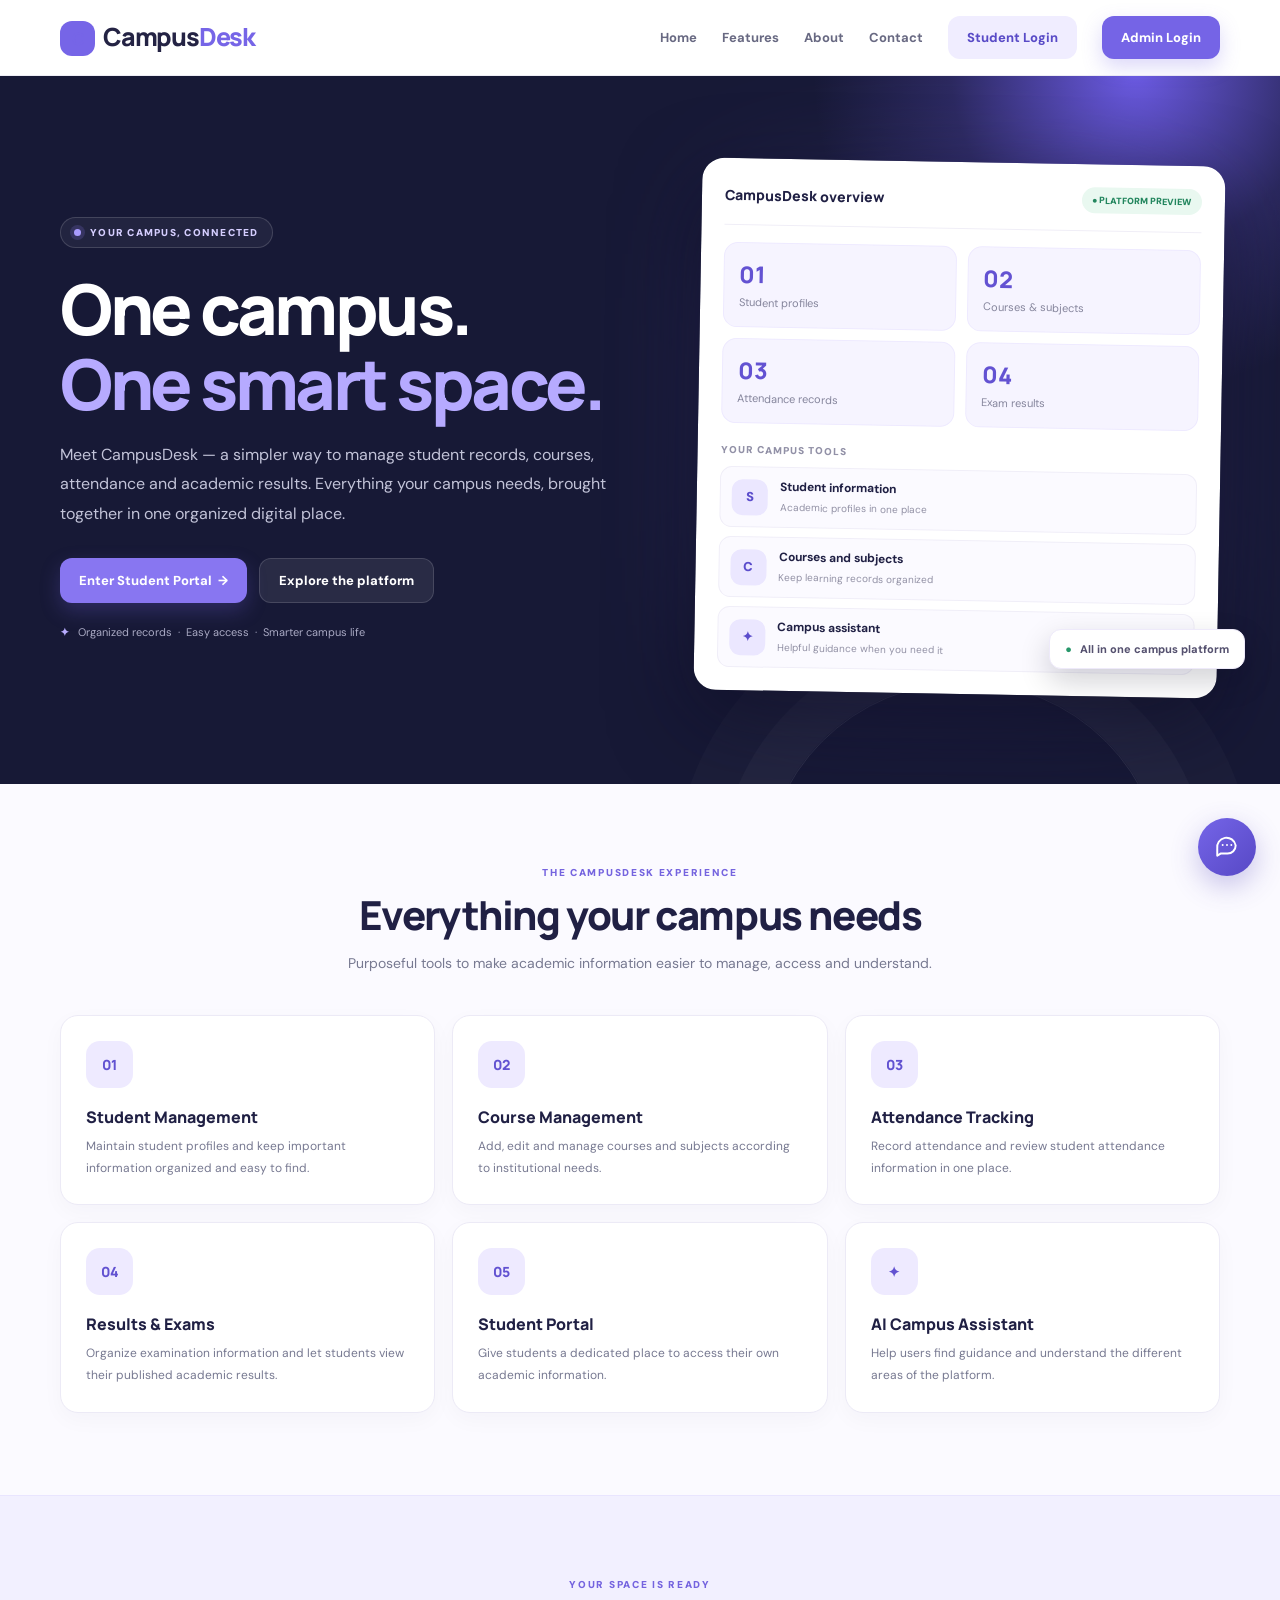
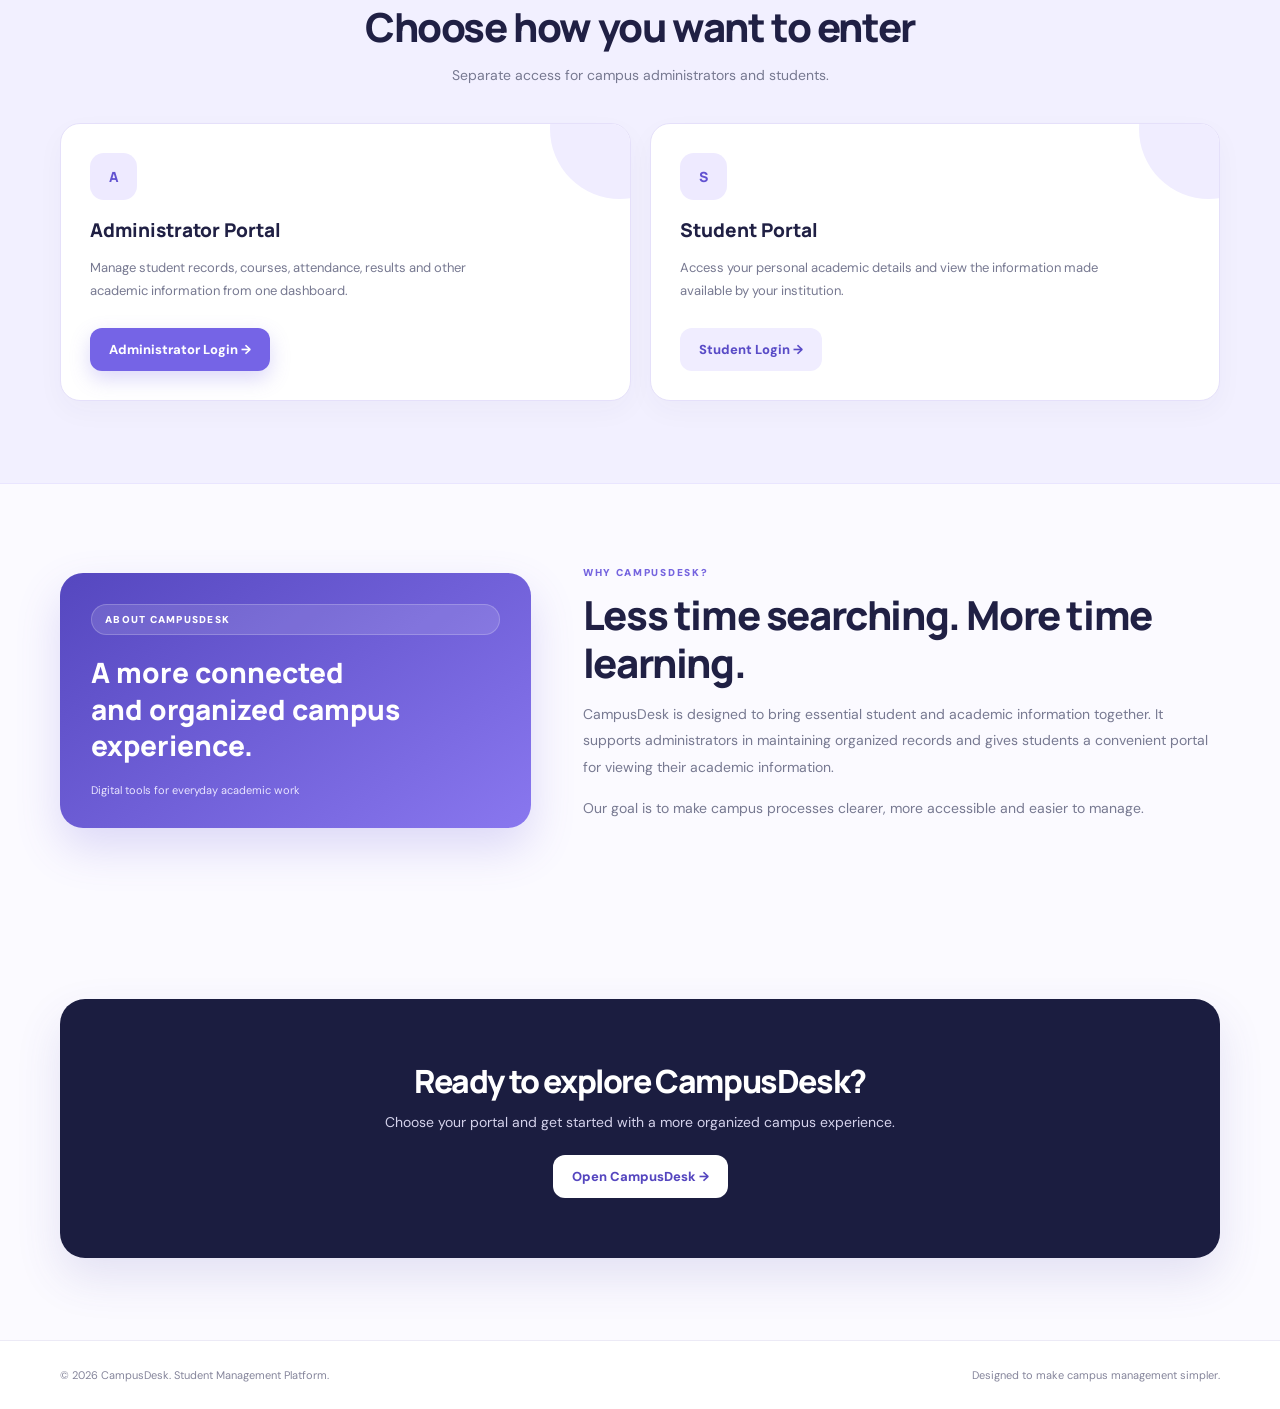
<file: index.html>
<!doctype html>
<html lang="en">
<head>
<meta charset="utf-8"><meta name="viewport" content="width=device-width,initial-scale=1">
<meta name="description" content="CampusDesk brings student records, courses, attendance, results and academic support together in one simple campus platform.">
<meta name="robots" content="index,follow"><title>CampusDesk | Smart Campus Management</title>
<link rel="preconnect" href="https://fonts.googleapis.com"><link rel="preconnect" href="https://fonts.gstatic.com" crossorigin>
<link href="https://fonts.googleapis.com/css2?family=DM+Sans:wght@400;500;600;700;800&family=Manrope:wght@400;500;600;700;800&display=swap" rel="stylesheet">
<link rel="stylesheet" href="chatbot.css"><script defer src="chatbot.js"></script>
<style>
:root{--ink:#202044;--muted:#777991;--purple:#6857d9;--line:#eceaf6;font-family:'DM Sans',sans-serif;color:var(--ink);background:#fbfaff}
*{box-sizing:border-box}html{scroll-behavior:smooth;scroll-padding-top:84px}body{margin:0}a{color:inherit}.wrap{width:min(1160px,calc(100% - 48px));margin:auto}
.nav{height:76px;background:#fff;border-bottom:1px solid #eeedf5;display:flex;align-items:center;position:sticky;top:0;z-index:10}.navin{display:flex;align-items:center;justify-content:space-between;gap:20px}.brand{font:800 25px Manrope,sans-serif;letter-spacing:-1.2px;text-decoration:none;color:#242344}.brand span{color:#7665e7}.brandMark{display:inline-grid;place-items:center;width:35px;height:35px;border-radius:12px;background:#7665e7;color:white;font-size:17px;margin-right:8px;vertical-align:middle}.navlinks{display:flex;align-items:center;gap:25px}.navlinks>a:not(.btn){font-size:13px;text-decoration:none;color:#686982;font-weight:700}.btn{display:inline-flex;align-items:center;justify-content:center;text-decoration:none;border-radius:12px;padding:13px 19px;font-weight:800;font-size:13px;transition:.2s}.btn:hover{transform:translateY(-3px)}.primary{background:#7564e6;color:#fff;box-shadow:0 8px 20px #7564e640}.soft{background:#f0edff;color:#594bc7}
.hero{position:relative;overflow:hidden;padding:86px 0 90px;background:#171936;color:#fff}.hero:before{content:"";position:absolute;width:650px;height:650px;border-radius:50%;right:-180px;top:-330px;background:radial-gradient(circle,#6c5be4 0,rgba(108,91,228,.23) 40%,transparent 70%)}.hero:after{content:"";position:absolute;width:400px;height:400px;border:1px solid #ffffff18;border-radius:50%;right:9%;bottom:-300px;box-shadow:0 0 0 45px #ffffff08,0 0 0 90px #ffffff05}.heroGrid{position:relative;z-index:1;display:grid;grid-template-columns:1.05fr .95fr;gap:60px;align-items:center}.tag{display:inline-flex;align-items:center;gap:9px;padding:8px 13px;border:1px solid #ffffff26;border-radius:99px;background:#ffffff0d;color:#d5ceff;font-size:10px;font-weight:900;letter-spacing:1.25px}.dot{width:7px;height:7px;background:#a99bff;border-radius:50%;box-shadow:0 0 0 4px #8a79ed30}h1{font:800 clamp(45px,5.8vw,70px)/1.06 Manrope,sans-serif;letter-spacing:-3.5px;margin:23px 0 20px;max-width:650px}.gradient{color:#b6aaff}.lead{font-size:16px;line-height:1.85;color:#c2c3d8;max-width:570px;margin:0 0 29px}.actions{display:flex;gap:12px;flex-wrap:wrap}.hero .primary{background:#8876f1;color:white}.hero .soft{background:#ffffff14;color:#fff;border:1px solid #ffffff24}.hint{display:flex;align-items:center;gap:9px;font-size:11px;color:#aaaac4;margin-top:22px}.hint span{color:#b9adff;font-weight:900}
.mockWrap{position:relative}.mockGlow{position:absolute;inset:10%;background:#8373f4;filter:blur(75px);opacity:.34}.preview{position:relative;background:#fff;color:#202044;border:1px solid #ffffff50;border-radius:22px;padding:22px;box-shadow:0 28px 80px #05061580;transform:rotate(1deg)}.previewTop{display:flex;justify-content:space-between;align-items:center;padding-bottom:17px;border-bottom:1px solid #f0eef7}.previewTitle{font:800 14px Manrope,sans-serif}.live{font-size:9px;color:#23865e;background:#e9f8f0;padding:7px 10px;border-radius:20px;font-weight:900}.stats{display:grid;grid-template-columns:repeat(2,1fr);gap:11px;margin:17px 0}.stat{padding:15px;background:#f6f4ff;border:1px solid #eeeaff;border-radius:14px}.stat strong{display:block;font:800 23px Manrope,sans-serif;color:#6352d2}.stat small{color:#85859c;font-size:11px}.previewLabel{font-size:10px;font-weight:900;letter-spacing:1px;color:#9291a7;margin:20px 0 10px}.previewList{display:grid;gap:9px}.previewRow{display:flex;align-items:center;gap:12px;padding:11px;border-radius:12px;background:#fbfaff;border:1px solid #f0eef8}.miniIcon{width:36px;height:36px;display:grid;place-items:center;border-radius:11px;background:#ebe7ff;color:#5b4dcc;font-size:13px;font-weight:900}.previewRow b{display:block;font-size:12px}.previewRow small{color:#9291a5;font-size:10px}.floatNote{position:absolute;right:-25px;bottom:25px;background:#fff;border:1px solid #eeeafa;border-radius:12px;padding:12px 15px;box-shadow:0 12px 30px #08091e30;font-size:11px;font-weight:800;color:#55516f}.floatNote span{color:#27976a;margin-right:5px}
.section{padding:82px 0}.center{text-align:center}.kicker{color:#7564df;font-size:10px;font-weight:900;letter-spacing:1.7px}.section h2{font:800 clamp(29px,3.6vw,40px)/1.2 Manrope,sans-serif;letter-spacing:-1.4px;margin:12px 0}.sub{color:#777991;line-height:1.8;font-size:14px;max-width:650px;margin:0 auto}.cards{display:grid;grid-template-columns:repeat(3,1fr);gap:17px;margin-top:39px;text-align:left}.card{background:#fff;border:1px solid #eceaf6;border-radius:18px;padding:25px;box-shadow:0 7px 22px #29234c08;transition:transform .22s,box-shadow .22s}.card:hover{transform:translateY(-6px);box-shadow:0 18px 35px #29234c13}.cardIcon{width:47px;height:47px;border-radius:14px;background:#eeeaff;color:#6252d1;display:grid;place-items:center;font:800 14px Manrope,sans-serif}.card h3{font:800 16px Manrope,sans-serif;margin:18px 0 8px}.card p{font-size:12px;line-height:1.8;color:#777991;margin:0}
.roles{background:#f2f0ff;border-top:1px solid #e9e5ff;border-bottom:1px solid #e9e5ff}.roleGrid{display:grid;grid-template-columns:1fr 1fr;gap:19px;margin-top:35px;text-align:left}.role{border:1px solid #e5e0fa;border-radius:20px;padding:29px;background:#fff;box-shadow:0 10px 28px #342b5d09;position:relative;overflow:hidden}.role:after{content:"";position:absolute;width:140px;height:140px;border-radius:50%;background:#f0edff;right:-60px;top:-65px}.role h3{font:800 19px Manrope,sans-serif;margin:17px 0 8px;position:relative;z-index:1}.role p{font-size:13px;color:#777991;line-height:1.8;min-height:47px;max-width:430px}.role a{margin-top:12px;position:relative;z-index:1}
.aboutGrid{display:grid;grid-template-columns:.85fr 1.15fr;gap:52px;align-items:center}.aboutBox{border-radius:23px;padding:31px;background:linear-gradient(145deg,#5547bf,#8977ef);color:white;min-height:255px;display:flex;flex-direction:column;justify-content:space-between;box-shadow:0 20px 45px #6253d933}.aboutBox .tag{background:#ffffff20;border-color:#ffffff35;color:white}.aboutBox strong{font:800 28px/1.3 Manrope,sans-serif;max-width:310px}.aboutBox small{font-size:11px;color:#e9e5ff}.aboutText p{color:#777991;line-height:1.9;font-size:14px}
.cta{padding:60px 25px;border-radius:25px;background:#1b1d40;color:white;text-align:center;box-shadow:0 20px 45px #4e42a522}.cta h2{font:800 32px Manrope,sans-serif;margin:0 0 10px}.cta p{color:#d4d2eb;font-size:14px;margin:0 0 24px}.cta .btn{background:#fff;color:#5546bf}
footer{padding:27px 0;background:#fff;border-top:1px solid #eceaf6;color:#85859b;font-size:11px}.foot{display:flex;justify-content:space-between;gap:16px;flex-wrap:wrap}
@media(max-width:850px){.navlinks{gap:12px}.navlinks>a:not(.btn){display:none}.hero{padding:65px 0}.heroGrid,.aboutGrid{grid-template-columns:1fr;gap:38px}.heroGrid{max-width:680px}.preview{transform:none}.mockWrap{max-width:560px;width:100%;margin:auto}.cards{grid-template-columns:repeat(2,1fr)}}
@media(max-width:560px){.wrap{width:min(100% - 32px,1160px)}.nav{height:68px}.brand{font-size:22px}.brandMark{width:30px;height:30px}.navlinks{gap:7px}.btn{padding:11px 12px;font-size:11px;border-radius:10px}.hero{padding:48px 0 55px}.heroGrid{gap:31px}h1{font-size:43px;letter-spacing:-2px}.lead{font-size:14px}.hint{font-size:10px}.preview{padding:17px;border-radius:19px}.floatNote{right:-5px}.cards,.roleGrid{grid-template-columns:1fr}.section{padding:61px 0}.section h2{font-size:29px}.role p{min-height:0}.aboutBox{min-height:220px}.aboutBox strong{font-size:25px}.cta{padding:43px 18px}.cta h2{font-size:26px}.foot{justify-content:center;text-align:center}}
@media(prefers-reduced-motion:reduce){html{scroll-behavior:auto}*,*:before,*:after{transition:none!important}}
</style></head>
<body data-chat-role="public">
<header class="nav"><div class="wrap navin"><a class="brand" href="./index.html"><span class="brandMark">C</span>Campus<span>Desk</span></a>
<nav class="navlinks" aria-label="Main navigation"><a href="#home">Home</a><a href="#features">Features</a><a href="#about">About</a><a href="#contact">Contact</a><a class="btn soft" href="./student-portal.html">Student Login</a><a class="btn primary" href="./admin.html?access=administrator">Admin Login</a></nav></div></header>
<main>
<section class="hero" id="home"><div class="wrap heroGrid"><div><div class="tag"><span class="dot"></span> YOUR CAMPUS, CONNECTED</div>
<h1>One campus.<br><span class="gradient">One smart space.</span></h1>
<p class="lead">Meet CampusDesk — a simpler way to manage student records, courses, attendance and academic results. Everything your campus needs, brought together in one organized digital place.</p>
<div class="actions"><a class="btn primary" href="./student-portal.html">Enter Student Portal&nbsp; →</a><a class="btn soft" href="#features">Explore the platform</a></div><div class="hint"><span>✦</span> Organized records&nbsp; · &nbsp;Easy access&nbsp; · &nbsp;Smarter campus life</div></div>
<div class="mockWrap"><div class="mockGlow"></div><div class="preview" aria-label="CampusDesk platform preview"><div class="previewTop"><div class="previewTitle">CampusDesk overview</div><span class="live">● PLATFORM PREVIEW</span></div>
<div class="stats"><div class="stat"><strong>01</strong><small>Student profiles</small></div><div class="stat"><strong>02</strong><small>Courses & subjects</small></div><div class="stat"><strong>03</strong><small>Attendance records</small></div><div class="stat"><strong>04</strong><small>Exam results</small></div></div><div class="previewLabel">YOUR CAMPUS TOOLS</div>
<div class="previewList"><div class="previewRow"><div class="miniIcon">S</div><div><b>Student information</b><small>Academic profiles in one place</small></div></div><div class="previewRow"><div class="miniIcon">C</div><div><b>Courses and subjects</b><small>Keep learning records organized</small></div></div><div class="previewRow"><div class="miniIcon">✦</div><div><b>Campus assistant</b><small>Helpful guidance when you need it</small></div></div></div></div><div class="floatNote"><span>●</span> All in one campus platform</div></div>
</div></section>
<section class="section" id="features"><div class="wrap center"><div class="kicker">THE CAMPUSDESK EXPERIENCE</div><h2>Everything your campus needs</h2><p class="sub">Purposeful tools to make academic information easier to manage, access and understand.</p>
<div class="cards"><article class="card"><div class="cardIcon">01</div><h3>Student Management</h3><p>Maintain student profiles and keep important information organized and easy to find.</p></article><article class="card"><div class="cardIcon">02</div><h3>Course Management</h3><p>Add, edit and manage courses and subjects according to institutional needs.</p></article><article class="card"><div class="cardIcon">03</div><h3>Attendance Tracking</h3><p>Record attendance and review student attendance information in one place.</p></article><article class="card"><div class="cardIcon">04</div><h3>Results & Exams</h3><p>Organize examination information and let students view their published academic results.</p></article><article class="card"><div class="cardIcon">05</div><h3>Student Portal</h3><p>Give students a dedicated place to access their own academic information.</p></article><article class="card"><div class="cardIcon">✦</div><h3>AI Campus Assistant</h3><p>Help users find guidance and understand the different areas of the platform.</p></article></div></div></section>
<section class="section roles"><div class="wrap center"><div class="kicker">YOUR SPACE IS READY</div><h2>Choose how you want to enter</h2><p class="sub">Separate access for campus administrators and students.</p>
<div class="roleGrid"><article class="role"><div class="cardIcon">A</div><h3>Administrator Portal</h3><p>Manage student records, courses, attendance, results and other academic information from one dashboard.</p><a class="btn primary" href="./admin.html?access=administrator">Administrator Login →</a></article><article class="role"><div class="cardIcon">S</div><h3>Student Portal</h3><p>Access your personal academic details and view the information made available by your institution.</p><a class="btn soft" href="./student-portal.html">Student Login →</a></article></div></div></section>
<section class="section" id="about"><div class="wrap aboutGrid"><div class="aboutBox"><span class="tag">ABOUT CAMPUSDESK</span><strong>A more connected and organized campus experience.</strong><small>Digital tools for everyday academic work</small></div><div class="aboutText"><div class="kicker">WHY CAMPUSDESK?</div><h2>Less time searching. More time learning.</h2><p>CampusDesk is designed to bring essential student and academic information together. It supports administrators in maintaining organized records and gives students a convenient portal for viewing their academic information.</p><p>Our goal is to make campus processes clearer, more accessible and easier to manage.</p></div></div></section>
<section class="section" id="contact"><div class="wrap"><div class="cta"><h2>Ready to explore CampusDesk?</h2><p>Choose your portal and get started with a more organized campus experience.</p><a class="btn" href="./student-portal.html">Open CampusDesk →</a></div></div></section>
</main><footer><div class="wrap foot"><span>© 2026 CampusDesk. Student Management Platform.</span><span>Designed to make campus management simpler.</span></div></footer>
</body></html>
</file>
<file: chatbot.css>
/* CampusDesk floating help chatbot */
.chat-launcher{position:fixed;right:24px;bottom:24px;z-index:50;width:58px;height:58px;border:0;border-radius:50%;background:linear-gradient(135deg,#7565e8,#5748c5);color:#fff;box-shadow:0 10px 28px #5143b54d;display:grid;place-items:center;cursor:pointer;transition:transform .2s,box-shadow .2s}
.chat-launcher:hover{transform:translateY(-3px);box-shadow:0 14px 32px #5143b566}.chat-launcher svg{width:26px;height:26px;fill:none;stroke:currentColor;stroke-width:1.8;stroke-linecap:round;stroke-linejoin:round}
.chat-launcher .chat-close-icon{display:none}.chat-launcher.is-open .chat-open-icon{display:none}.chat-launcher.is-open .chat-close-icon{display:block}
.chat-window{position:fixed;right:24px;bottom:94px;z-index:50;width:min(370px,calc(100vw - 28px));height:min(540px,calc(100dvh - 125px));background:#fff;border:1px solid #e8e8f1;border-radius:18px;box-shadow:0 18px 60px #20243a30;display:none;overflow:hidden;flex-direction:column}
.chat-window.is-open{display:flex;animation:chat-pop .18s ease-out}@keyframes chat-pop{from{opacity:0;transform:translateY(8px) scale(.98)}to{opacity:1;transform:translateY(0) scale(1)}}
.chat-header{padding:16px 17px;background:linear-gradient(120deg,#6958d9,#5144b9);color:#fff;display:flex;align-items:center;gap:11px}
.chat-bot-avatar{width:38px;height:38px;border-radius:12px;background:#ffffff25;display:grid;place-items:center;font-size:19px}
.chat-header-copy{flex:1}.chat-header-copy strong{display:block;font:700 13px Manrope,sans-serif}.chat-header-copy span{display:block;font-size:10px;opacity:.82;margin-top:4px}.chat-online{width:7px;height:7px;background:#70e0b1;border-radius:50%;display:inline-block;margin-right:5px}
.chat-header button{border:0;background:transparent;color:#fff;font-size:21px;cursor:pointer;padding:4px 7px}
.chat-messages{flex:1;overflow-y:auto;padding:17px 13px;background:#fafaff;display:flex;flex-direction:column;gap:12px}
.chat-message{max-width:88%;padding:11px 12px;border-radius:13px;font-size:12px;line-height:1.55;white-space:pre-wrap;overflow-wrap:anywhere}
.chat-message.bot{align-self:flex-start;background:#fff;border:1px solid #ececf4;color:#34364b;border-top-left-radius:4px}
.chat-message.user{align-self:flex-end;background:#6958d9;color:#fff;border-top-right-radius:4px}
.chat-suggestions{display:flex;flex-wrap:wrap;gap:7px;margin-top:2px}
.chat-suggestion{border:1px solid #dedafc;background:#fff;color:#5c50c5;border-radius:20px;padding:7px 10px;font:600 10px "DM Sans",sans-serif;cursor:pointer}
.chat-suggestion:hover{background:#f2f0ff}
.chat-input-area{border-top:1px solid #eeeef4;background:#fff;padding:12px;display:flex;gap:8px;align-items:flex-end}
.chat-input-area textarea{resize:none;max-height:90px;min-height:40px;flex:1;border:1px solid #e6e7ef;border-radius:11px;padding:10px 11px;outline:none;font:12px "DM Sans",sans-serif}
.chat-input-area textarea:focus{border-color:#aaa0ef}.chat-send{width:40px;height:40px;border:0;border-radius:11px;background:#6958d9;color:#fff;font-size:17px;cursor:pointer}.chat-send:disabled{opacity:.45;cursor:not-allowed}
.chat-typing{align-self:flex-start;color:#9295a6;font-size:10px;padding:0 5px}
@media(max-width:480px){.chat-launcher{right:16px;bottom:16px;width:54px;height:54px}.chat-window{right:10px;bottom:80px;width:calc(100vw - 20px);height:min(570px,calc(100dvh - 100px))}}
</file>
